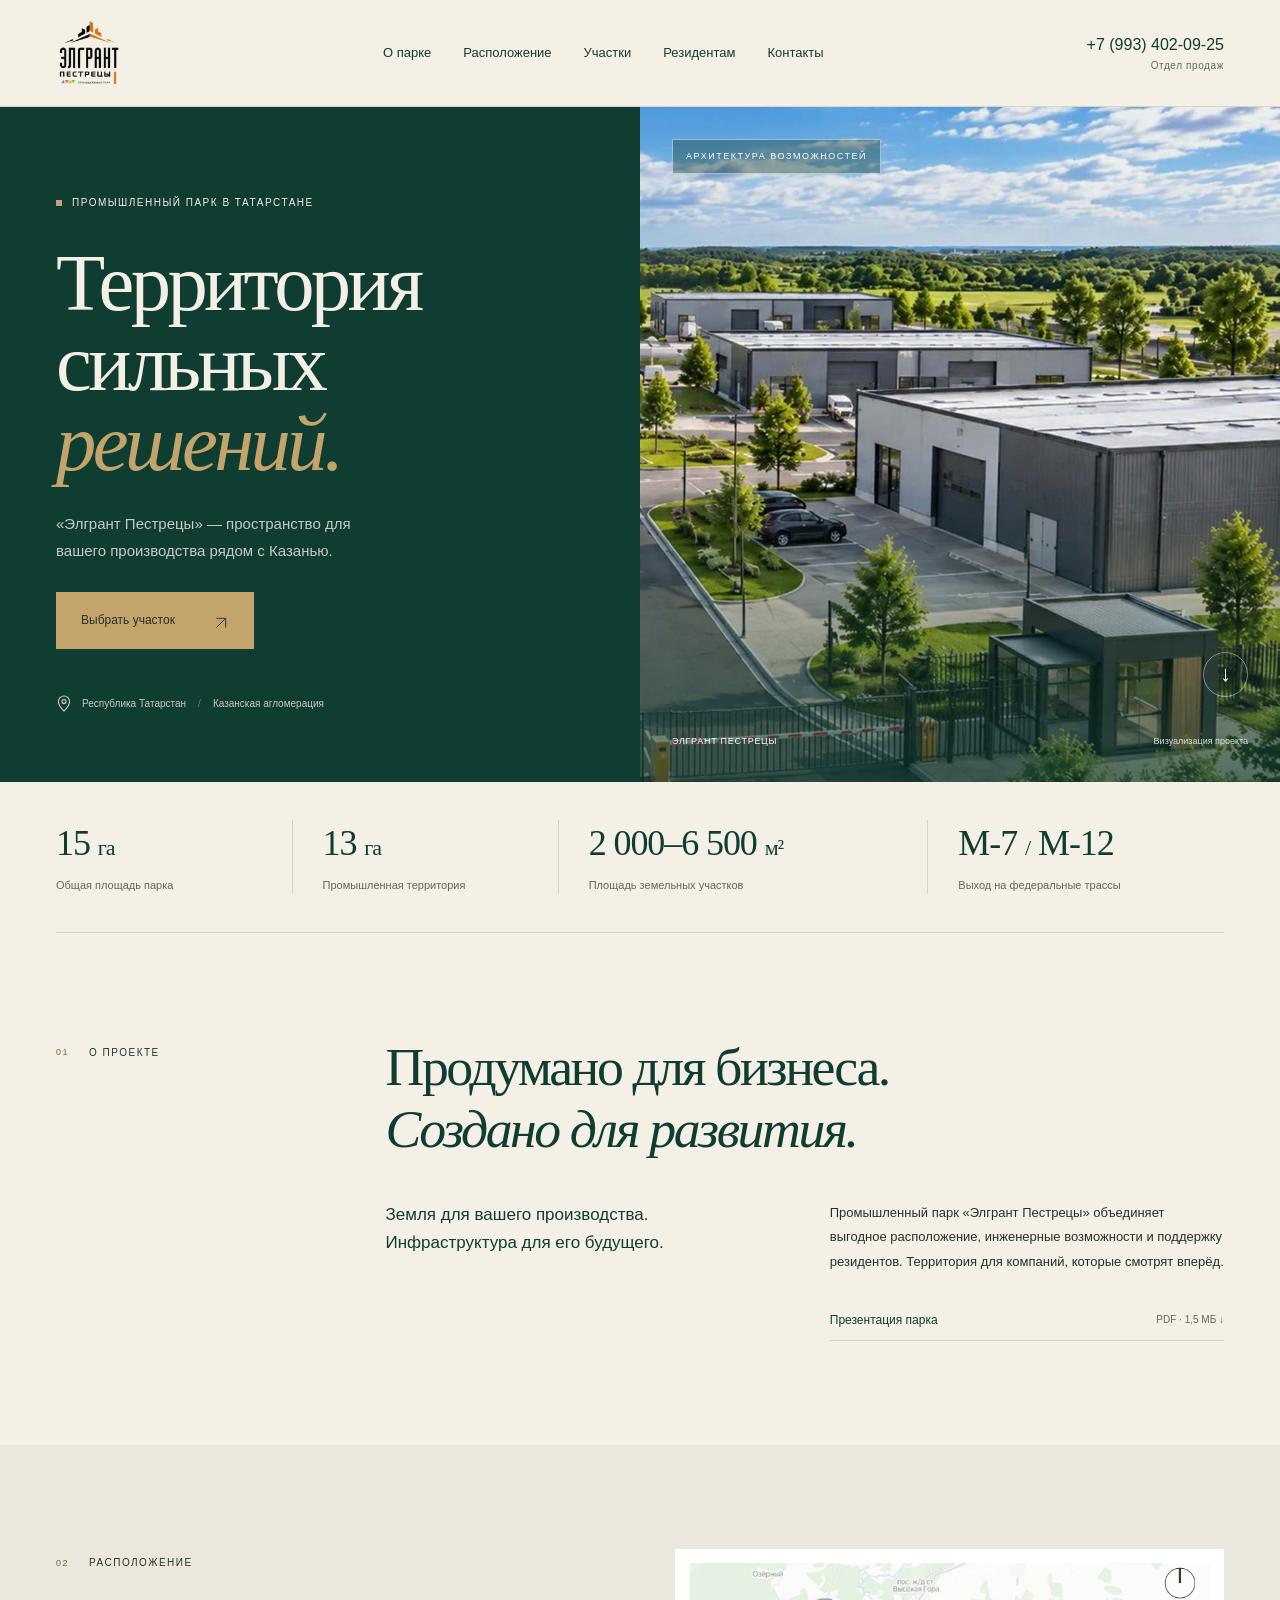
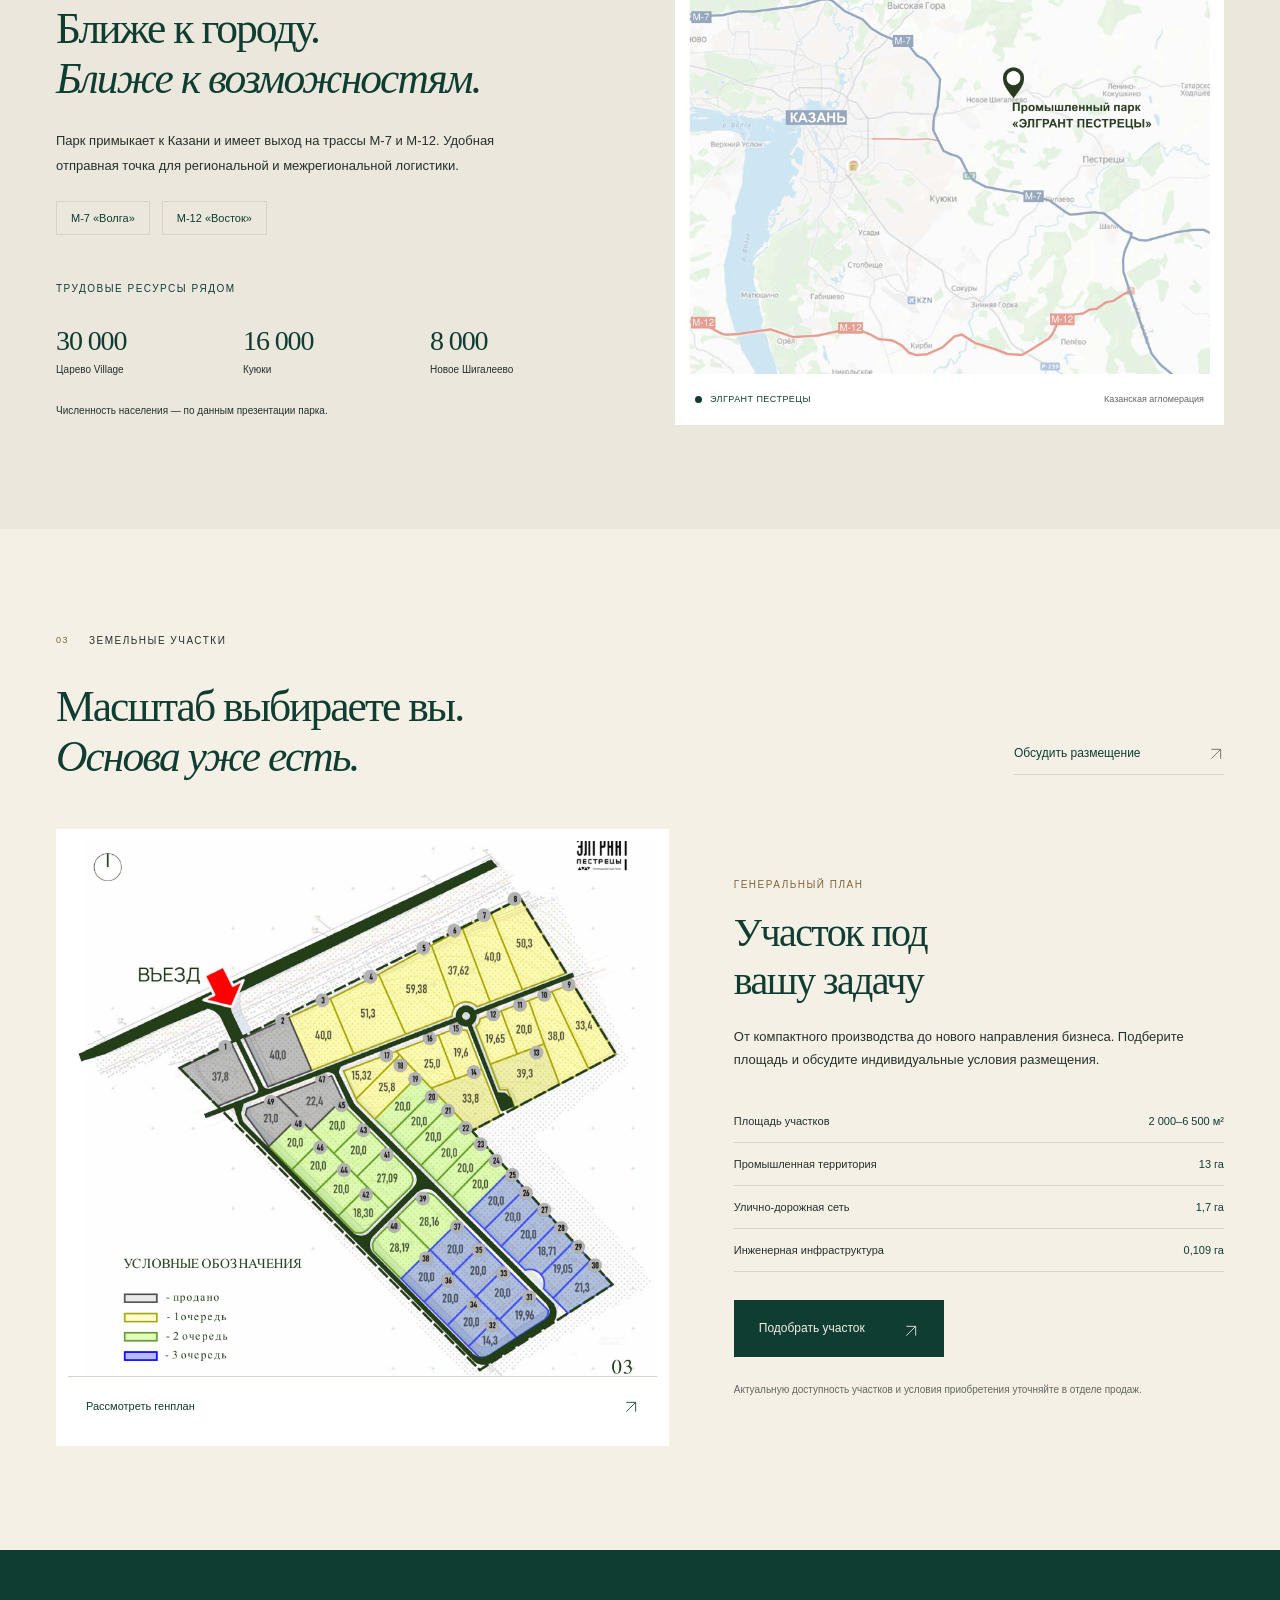
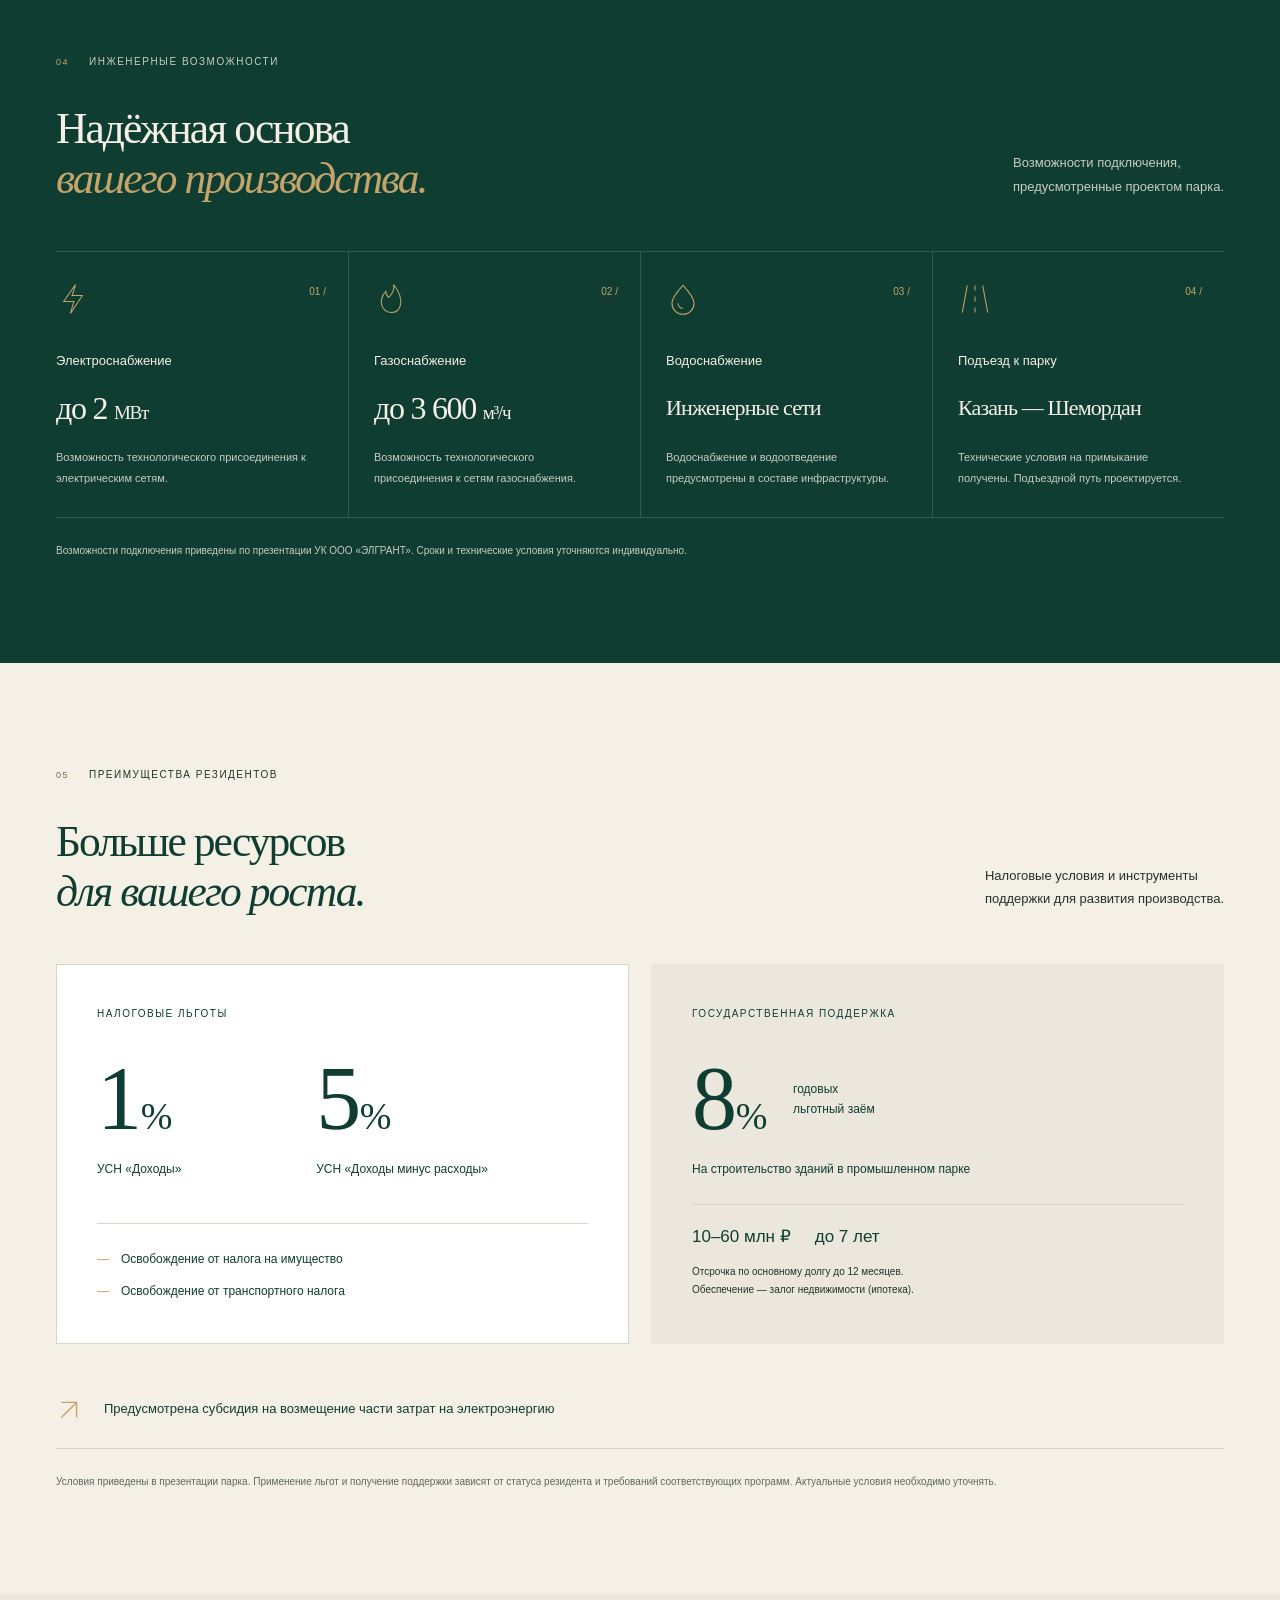
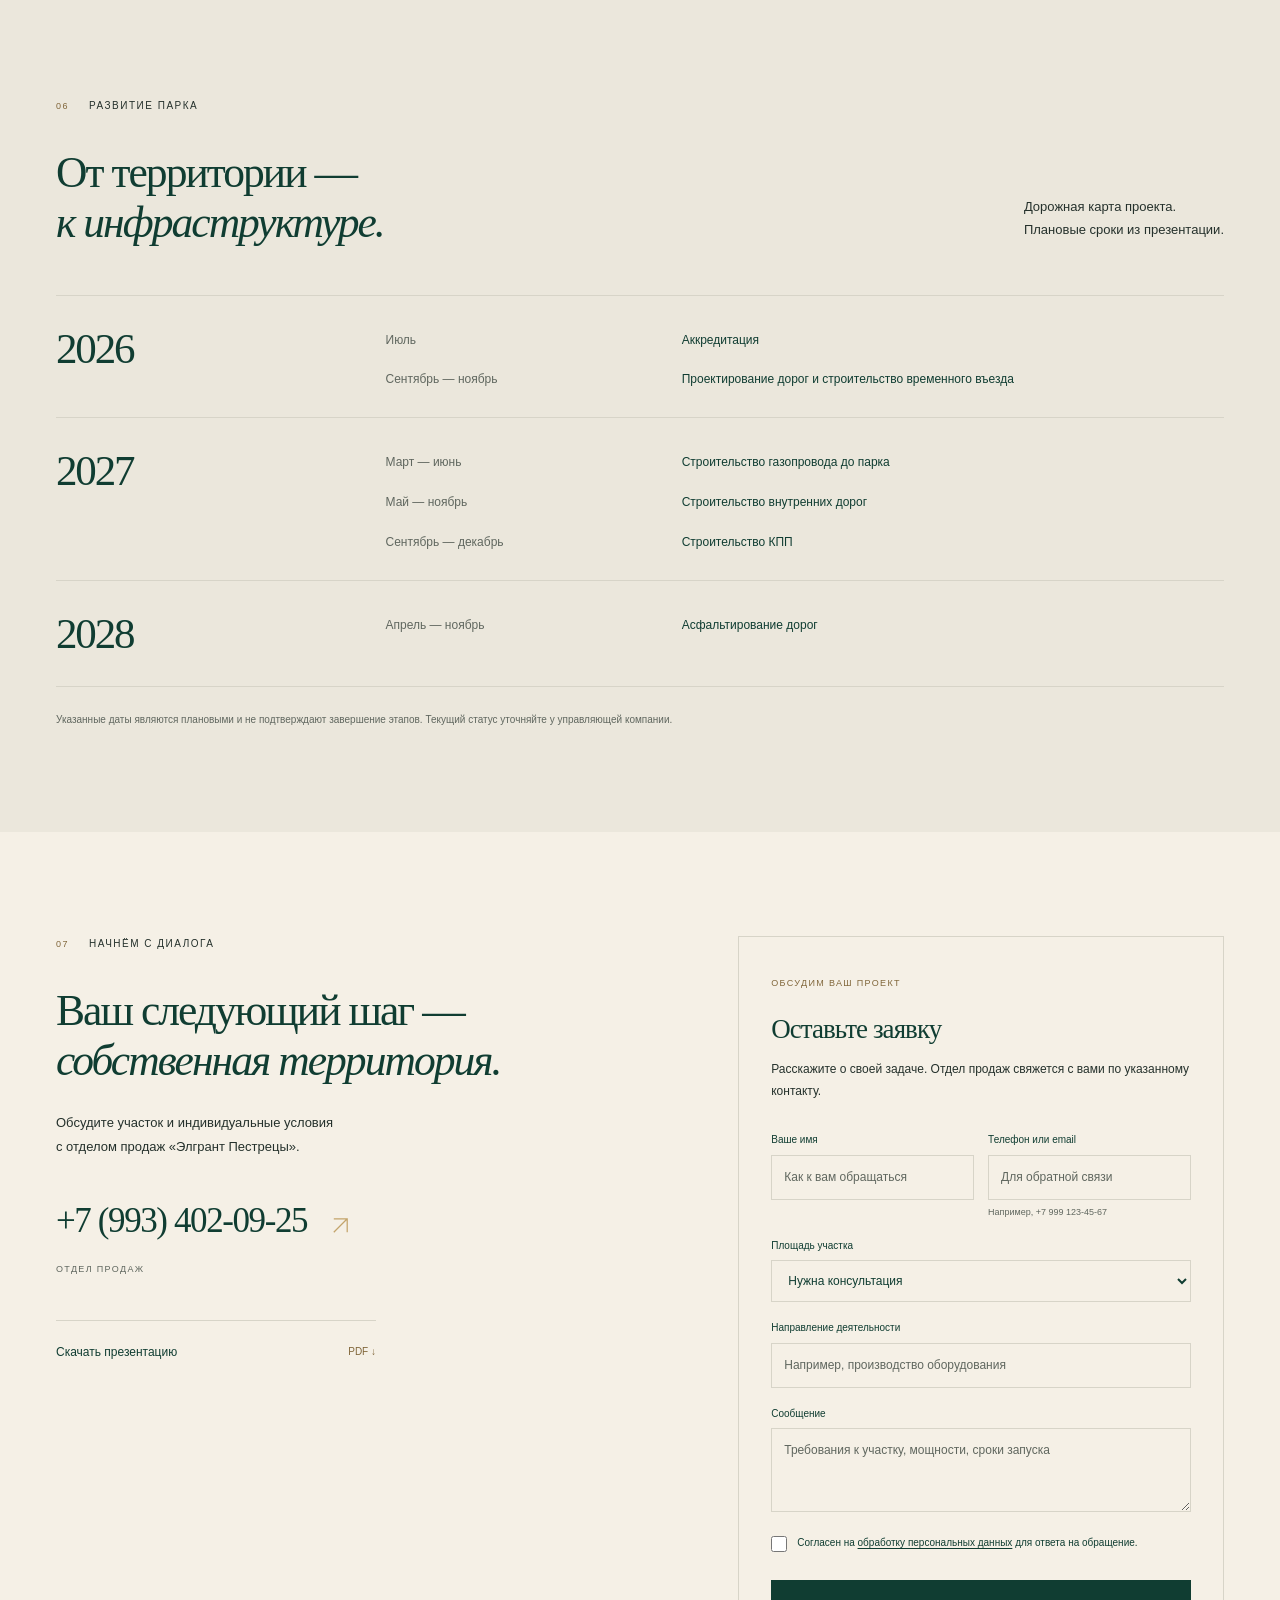
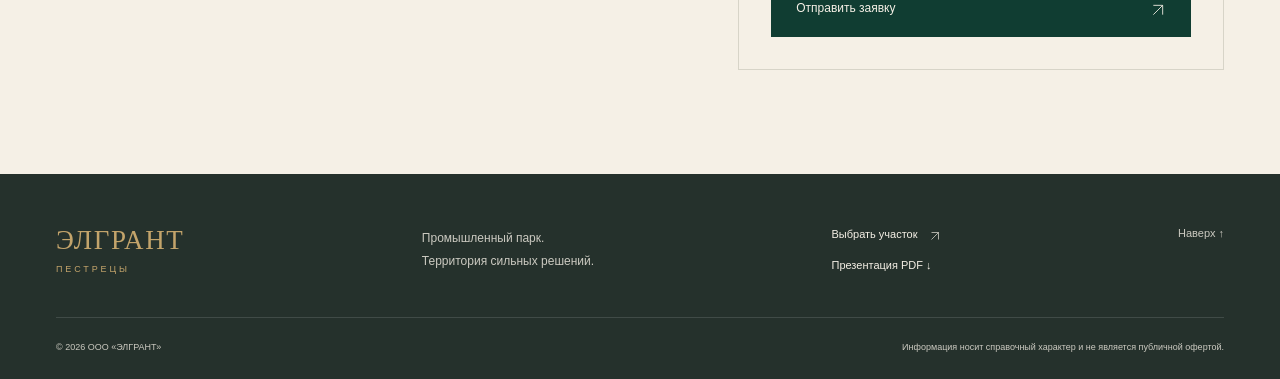
<file: index.html>
<!doctype html>
<html lang="ru"><head>
<meta charset="UTF-8"><meta name="viewport" content="width=device-width, initial-scale=1.0"><meta name="theme-color" content="#103D32">
<meta name="description" content="Промышленный парк «Элгрант Пестрецы» рядом с Казанью. 15 га территории, участки от 2 000 до 6 500 м², выход на М-7 и М-12. Отдел продаж: +7 (993) 402-09-25.">
<title>Элгрант Пестрецы — промышленный парк рядом с Казанью</title><link rel="icon" href="assets/favicon.svg" type="image/svg+xml"><link rel="stylesheet" href="styles.css"><script src="app.js" defer></script>
</head><body>
<a class="skip-link" href="#main">Перейти к содержанию</a>
<header class="header"><div class="container header-inner"><a href="#" class="logo" aria-label="Элгрант Пестрецы — на главную"><img src="assets/logo.png" alt="Элгрант Пестрецы — промышленный парк" width="64" height="70"></a><nav class="navigation" id="navigation" aria-label="Основная навигация"><a href="#about">О парке</a><a href="#location">Расположение</a><a href="#territory">Участки</a><a href="#benefits">Резидентам</a><a href="#contacts">Контакты</a></nav><a class="header-phone" href="tel:+79934020925">+7 (993) 402-09-25<span>Отдел продаж</span></a><button class="menu-toggle" aria-expanded="false" aria-controls="navigation" aria-label="Открыть меню"><span></span><span></span></button></div></header>
<main id="main">
<section class="hero" aria-labelledby="hero-title"><div class="hero-left"><div class="hero-text"><p class="eyebrow"><span class="tiny-square"></span> ПРОМЫШЛЕННЫЙ ПАРК В ТАТАРСТАНЕ</p><h1 id="hero-title">Территория<br>сильных<br><em>решений.</em></h1><p class="hero-description">«Элгрант Пестрецы» — пространство для<br class="desktop-break"> вашего производства рядом с Казанью.</p><a href="#territory" class="button">Выбрать участок <span aria-hidden="true"><svg class="arrow-icon" viewBox="0 0 24 24" fill="none" aria-hidden="true" focusable="false"><path d="M5 19 19 5M5 5h14v14"/></svg></span></a><div class="hero-location"><svg viewBox="0 0 20 24" fill="none" aria-hidden="true"><path d="M17 9c0 5-7 12-7 12S3 14 3 9a7 7 0 1 1 14 0Z" stroke="currentColor" stroke-width="1.4"/><circle cx="10" cy="9" r="2.5" stroke="currentColor" stroke-width="1.4"/></svg><span>Республика Татарстан<span class="location-separator">/</span>Казанская агломерация</span></div></div></div><div class="hero-photo"><img src="assets/park.jpg" alt="Визуализация промышленного парка из презентации «Элгрант Пестрецы»" width="901" height="1128" fetchpriority="high"><span class="photo-caption">АРХИТЕКТУРА ВОЗМОЖНОСТЕЙ</span><div class="photo-footer"><span>ЭЛГРАНТ ПЕСТРЕЦЫ</span><span>Визуализация проекта</span></div><a class="hero-scroll" href="#about" aria-label="Перейти к информации о парке">↓</a></div></section>
<section class="metrics container" aria-label="Ключевые параметры парка"><div><strong>15 <span>га</span></strong><p>Общая площадь парка</p></div><div><strong>13 <span>га</span></strong><p>Промышленная территория</p></div><div><strong>2 000–6 500 <span>м²</span></strong><p>Площадь земельных участков</p></div><div><strong>М-7 <span>/</span> М-12</strong><p>Выход на федеральные трассы</p></div></section>
<section class="section container about" id="about"><div class="section-label"><span>01</span> О ПРОЕКТЕ</div><div class="about-content"><h2>Продумано для бизнеса.<br><em>Создано для развития.</em></h2><div class="about-bottom"><p class="large-copy">Земля для вашего производства.<br>Инфраструктура для его будущего.</p><div><p>Промышленный парк «Элгрант Пестрецы» объединяет выгодное расположение, инженерные возможности и поддержку резидентов. Территория для компаний, которые смотрят вперёд.</p><a class="text-link" href="assets/elgrant-pestretsy.pdf" target="_blank" rel="noopener">Презентация парка <span>PDF · 1,5 МБ ↓</span></a></div></div></div></section>
<section class="location-section section" id="location"><div class="container split-section"><div class="location-copy"><div class="section-label"><span>02</span> РАСПОЛОЖЕНИЕ</div><h2>Ближе к городу.<br><em>Ближе к возможностям.</em></h2><p>Парк примыкает к Казани и имеет выход на трассы М-7 и М-12. Удобная отправная точка для региональной и межрегиональной логистики.</p><div class="route-pills"><span>М-7 «Волга»</span><span>М-12 «Восток»</span></div><div class="workforce"><span class="small-label">ТРУДОВЫЕ РЕСУРСЫ РЯДОМ</span><div><p><strong>30 000</strong><span>Царево Village</span></p><p><strong>16 000</strong><span>Куюки</span></p><p><strong>8 000</strong><span>Новое Шигалеево</span></p></div></div><p class="source-note">Численность населения — по данным презентации парка.</p></div><figure class="location-map"><img src="assets/location.png" alt="Карта: парк к востоку от Казани, рядом с Новым Шигалеево и трассами М-7 и М-12" loading="lazy" width="810" height="638"><figcaption><span class="map-marker"></span> ЭЛГРАНТ ПЕСТРЕЦЫ <span>Казанская агломерация</span></figcaption></figure></div></section>
<section class="section container territory" id="territory"><div class="section-heading"><div><div class="section-label"><span>03</span> ЗЕМЕЛЬНЫЕ УЧАСТКИ</div><h2>Масштаб выбираете вы.<br><em>Основа уже есть.</em></h2></div><a href="#contacts" class="text-link">Обсудить размещение <span><svg class="arrow-icon" viewBox="0 0 24 24" fill="none" aria-hidden="true" focusable="false"><path d="M5 19 19 5M5 5h14v14"/></svg></span></a></div><div class="territory-layout"><div class="plan-panel"><button class="plan-zoom" aria-label="Открыть генеральный план в полном размере"><img src="assets/masterplan.png" alt="Генеральный план: земельные участки, въезд и три очереди развития парка" loading="lazy" width="932" height="851"><span>Рассмотреть генплан <b aria-hidden="true"><svg class="arrow-icon" viewBox="0 0 24 24" fill="none" aria-hidden="true" focusable="false"><path d="M5 19 19 5M5 5h14v14"/></svg></b></span></button></div><div class="territory-details"><p class="small-label">ГЕНЕРАЛЬНЫЙ ПЛАН</p><h3>Участок под<br>вашу задачу</h3><p>От компактного производства до нового направления бизнеса. Подберите площадь и обсудите индивидуальные условия размещения.</p><dl><div><dt>Площадь участков</dt><dd>2 000–6 500 м²</dd></div><div><dt>Промышленная территория</dt><dd>13 га</dd></div><div><dt>Улично-дорожная сеть</dt><dd>1,7 га</dd></div><div><dt>Инженерная инфраструктура</dt><dd>0,109 га</dd></div></dl><a href="#contacts" class="button" data-area="2 000–3 000 м²">Подобрать участок <span><svg class="arrow-icon" viewBox="0 0 24 24" fill="none" aria-hidden="true" focusable="false"><path d="M5 19 19 5M5 5h14v14"/></svg></span></a><p class="source-note">Актуальную доступность участков и условия приобретения уточняйте в отделе продаж.</p></div></div></section>
<section class="infrastructure-section section" id="infrastructure"><div class="container"><div class="section-heading"><div><div class="section-label"><span>04</span> ИНЖЕНЕРНЫЕ ВОЗМОЖНОСТИ</div><h2>Надёжная основа<br><em>вашего производства.</em></h2></div><p class="section-description">Возможности подключения,<br>предусмотренные проектом парка.</p></div><div class="infra-grid"><article><span class="infra-number">01 /</span><svg viewBox="0 0 40 40" aria-hidden="true"><path d="m23 3-14 20h12l-4 14 14-21H19Z"/></svg><h3>Электроснабжение</h3><strong>до 2 <small>МВт</small></strong><p>Возможность технологического присоединения к электрическим сетям.</p></article><article><span class="infra-number">02 /</span><svg viewBox="0 0 40 40" aria-hidden="true"><path d="M23 3s2 9-6 15c0 0-3-3-3-7C4 22 9 35 20 36c12 0 17-15 3-33Z"/></svg><h3>Газоснабжение</h3><strong>до 3 600 <small>м³/ч</small></strong><p>Возможность технологического присоединения к сетям газоснабжения.</p></article><article><span class="infra-number">03 /</span><svg viewBox="0 0 40 40" aria-hidden="true"><path d="M20 4S7 18 7 25a13 13 0 0 0 26 0C33 18 20 4 20 4Z"/><path d="M14 25a6 6 0 0 0 6 6"/></svg><h3>Водоснабжение</h3><strong class="infra-word">Инженерные сети</strong><p>Водоснабжение и водоотведение предусмотрены в составе инфраструктуры.</p></article><article><span class="infra-number">04 /</span><svg viewBox="0 0 40 40" aria-hidden="true"><path d="M11 4 5 36M29 4l6 32M20 4v6m0 7v6m0 7v6"/></svg><h3>Подъезд к парку</h3><strong class="infra-word">Казань — Шемордан</strong><p>Технические условия на примыкание получены. Подъездной путь проектируется.</p></article></div><p class="source-note">Возможности подключения приведены по презентации УК ООО «ЭЛГРАНТ». Сроки и технические условия уточняются индивидуально.</p></div></section>
<section class="section container benefits" id="benefits"><div class="section-heading"><div><div class="section-label"><span>05</span> ПРЕИМУЩЕСТВА РЕЗИДЕНТОВ</div><h2>Больше ресурсов<br><em>для вашего роста.</em></h2></div><p class="section-description">Налоговые условия и инструменты<br>поддержки для развития производства.</p></div><div class="benefit-cards"><article><span class="small-label">НАЛОГОВЫЕ ЛЬГОТЫ</span><div class="tax-values"><div><strong>1<small>%</small></strong><p>УСН «Доходы»</p></div><div><strong>5<small>%</small></strong><p>УСН «Доходы минус расходы»</p></div></div><ul><li>Освобождение от налога на имущество</li><li>Освобождение от транспортного налога</li></ul></article><article class="loan-card"><span class="small-label">ГОСУДАРСТВЕННАЯ ПОДДЕРЖКА</span><div class="loan-value"><strong>8<small>%</small></strong><span>годовых<br>льготный заём</span></div><p>На строительство зданий в промышленном парке</p><div class="loan-terms"><span>10–60 млн ₽</span><span>до 7 лет</span></div><p class="loan-note">Отсрочка по основному долгу до 12 месяцев.<br>Обеспечение — залог недвижимости (ипотека).</p></article></div><div class="support-line"><span class="support-mark"><svg class="arrow-icon" viewBox="0 0 24 24" fill="none" aria-hidden="true" focusable="false"><path d="M5 19 19 5M5 5h14v14"/></svg></span><p>Предусмотрена субсидия на возмещение части затрат на электроэнергию</p></div><p class="source-note">Условия приведены в презентации парка. Применение льгот и получение поддержки зависят от статуса резидента и требований соответствующих программ. Актуальные условия необходимо уточнять.</p></section>
<section class="roadmap-section section"><div class="container"><div class="section-heading"><div><div class="section-label"><span>06</span> РАЗВИТИЕ ПАРКА</div><h2>От территории —<br><em>к инфраструктуре.</em></h2></div><p class="section-description">Дорожная карта проекта.<br>Плановые сроки из презентации.</p></div><div class="roadmap"><article><span>2026</span><div><p><span>Июль</span><strong>Аккредитация</strong></p><p><span>Сентябрь — ноябрь</span><strong>Проектирование дорог и строительство временного въезда</strong></p></div></article><article><span>2027</span><div><p><span>Март — июнь</span><strong>Строительство газопровода до парка</strong></p><p><span>Май — ноябрь</span><strong>Строительство внутренних дорог</strong></p><p><span>Сентябрь — декабрь</span><strong>Строительство КПП</strong></p></div></article><article><span>2028</span><div><p><span>Апрель — ноябрь</span><strong>Асфальтирование дорог</strong></p></div></article></div><p class="source-note">Указанные даты являются плановыми и не подтверждают завершение этапов. Текущий статус уточняйте у управляющей компании.</p></div></section>
<section class="section container contacts" id="contacts"><div class="contact-intro"><div class="section-label"><span>07</span> НАЧНЁМ С ДИАЛОГА</div><h2>Ваш следующий шаг —<br><em>собственная территория.</em></h2><p>Обсудите участок и индивидуальные условия<br class="desktop-break"> с отделом продаж «Элгрант Пестрецы».</p><a class="contact-phone" href="tel:+79934020925">+7 (993) 402-09-25 <span><svg class="arrow-icon" viewBox="0 0 24 24" fill="none" aria-hidden="true" focusable="false"><path d="M5 19 19 5M5 5h14v14"/></svg></span></a><span class="small-label">ОТДЕЛ ПРОДАЖ</span><a class="presentation-link" href="assets/elgrant-pestretsy.pdf" target="_blank" rel="noopener">Скачать презентацию <span>PDF ↓</span></a></div><div class="request-panel"><span class="small-label">ОБСУДИМ ВАШ ПРОЕКТ</span><h3>Оставьте заявку</h3><p id="form-description">Расскажите о своей задаче. Отдел продаж свяжется с вами по указанному контакту.</p>
<form id="request-form" action="/api/contact" method="post"><fieldset id="request-fields"><legend class="visually-hidden">Данные для обращения</legend>
<div class="form-row"><div><label for="client-name">Ваше имя</label><input id="client-name" name="name" autocomplete="name" placeholder="Как к вам обращаться" required maxlength="100"></div><div><label for="client-contact">Телефон или email</label><input id="client-contact" name="contact" placeholder="Для обратной связи" required maxlength="254" aria-describedby="contact-hint"><span id="contact-hint" class="field-hint">Например, +7 999 123-45-67</span></div></div>
<label for="area">Площадь участка</label><select id="area" name="area"><option>Нужна консультация</option><option>2 000–3 000 м²</option><option>3 000–5 000 м²</option><option>5 000–6 500 м²</option></select>
<label for="activity">Направление деятельности</label><input id="activity" name="activity" placeholder="Например, производство оборудования" maxlength="150">
<label for="details">Сообщение</label><textarea id="details" name="details" rows="3" placeholder="Требования к участку, мощности, сроки запуска" maxlength="1500"></textarea>
<div class="form-trap" aria-hidden="true"><label for="website">Ваш сайт</label><input id="website" name="website" tabindex="-1" autocomplete="off" maxlength="200"></div>
<label class="form-consent"><input type="checkbox" name="consent" required><span>Согласен на <a href="privacy.html" target="_blank" rel="noopener">обработку персональных данных</a> для ответа на обращение.</span></label></fieldset>
<button class="button form-submit" type="submit"><span class="submit-label">Отправить заявку</span><span><svg class="arrow-icon" viewBox="0 0 24 24" fill="none" aria-hidden="true" focusable="false"><path d="M5 19 19 5M5 5h14v14"/></svg></span></button><p id="form-status" class="form-status" role="status" aria-live="polite" aria-atomic="true" hidden></p><noscript><p>Для отправки формы включите JavaScript или позвоните нам: <a href="tel:+79934020925">+7 (993) 402-09-25</a>.</p></noscript></form></div></section>
</main>
<footer><div class="container footer-top"><a class="footer-brand" href="#">ЭЛГРАНТ<span>ПЕСТРЕЦЫ</span></a><p>Промышленный парк.<br>Территория сильных решений.</p><nav aria-label="Навигация в подвале"><a href="#territory">Выбрать участок <svg class="arrow-icon" viewBox="0 0 24 24" fill="none" aria-hidden="true" focusable="false"><path d="M5 19 19 5M5 5h14v14"/></svg></a><a href="assets/elgrant-pestretsy.pdf" target="_blank" rel="noopener">Презентация PDF ↓</a></nav><a class="back-top" href="#">Наверх ↑</a></div><div class="container footer-bottom"><span>© <span id="year">2026</span> ООО «ЭЛГРАНТ»</span><span>Информация носит справочный характер и не является публичной офертой.</span></div></footer>
<dialog id="plan-dialog" aria-labelledby="plan-title"><div class="dialog-header"><h2 id="plan-title">Генеральный план</h2><button class="dialog-close" aria-label="Закрыть генеральный план">×</button></div><img src="assets/masterplan.png" alt="Полный генеральный план с нумерацией и очередями участков"><p>По данным презентации. Доступность конкретных участков уточняйте в отделе продаж.</p></dialog>
</body></html>
</file>
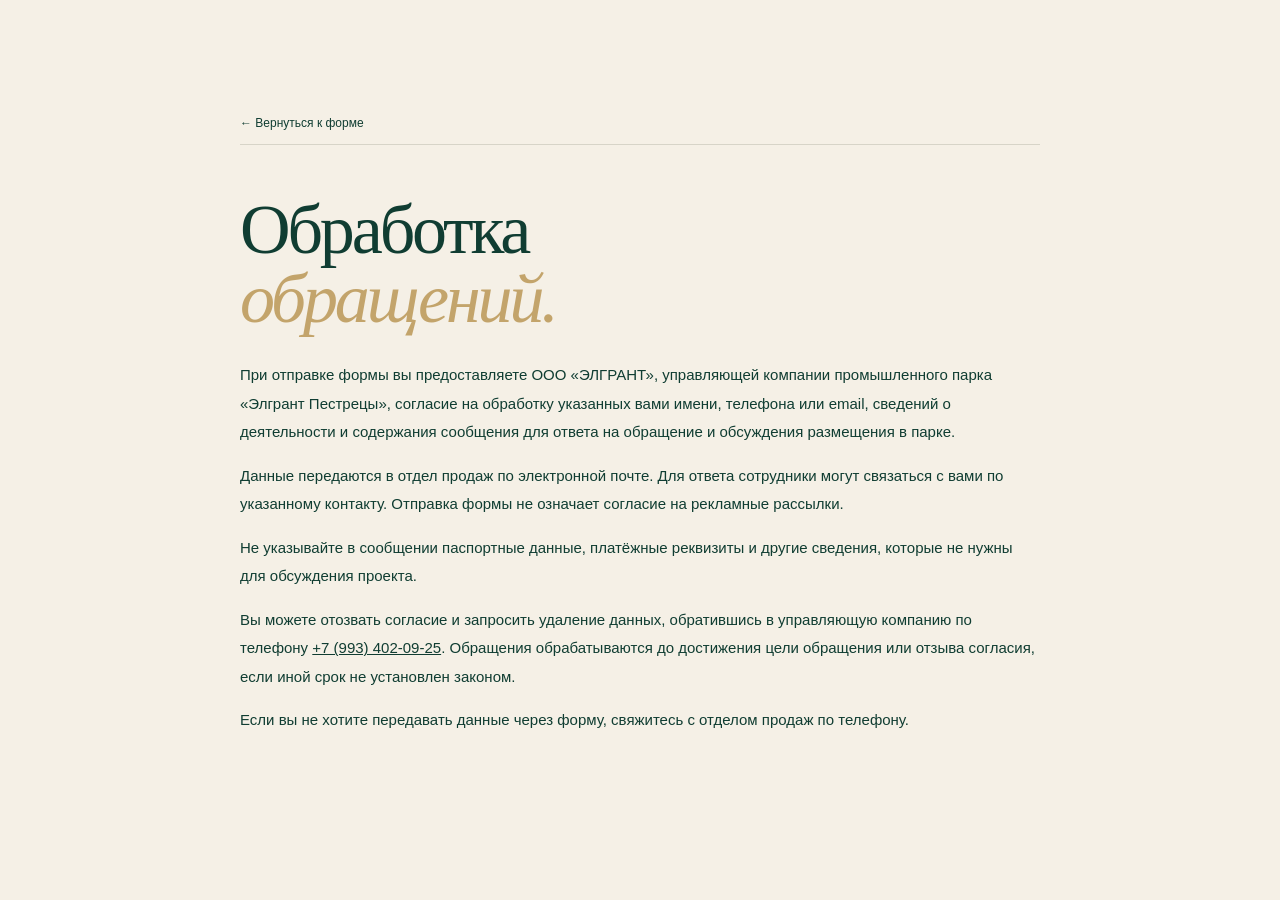
<file: privacy.html>
<!doctype html>
<html lang="ru"><head><meta charset="UTF-8"><meta name="viewport" content="width=device-width, initial-scale=1"><meta name="theme-color" content="#103D32"><title>Обработка данных — Элгрант Пестрецы</title><link rel="icon" href="assets/favicon.svg" type="image/svg+xml"><link rel="stylesheet" href="styles.css"></head>
<body><main class="container section privacy-content"><a class="text-link" href="index.html#contacts">← Вернуться к форме</a><h1>Обработка<br><em>обращений.</em></h1><p>При отправке формы вы предоставляете ООО «ЭЛГРАНТ», управляющей компании промышленного парка «Элгрант Пестрецы», согласие на обработку указанных вами имени, телефона или email, сведений о деятельности и содержания сообщения для ответа на обращение и обсуждения размещения в парке.</p><p>Данные передаются в отдел продаж по электронной почте. Для ответа сотрудники могут связаться с вами по указанному контакту. Отправка формы не означает согласие на рекламные рассылки.</p><p>Не указывайте в сообщении паспортные данные, платёжные реквизиты и другие сведения, которые не нужны для обсуждения проекта.</p><p>Вы можете отозвать согласие и запросить удаление данных, обратившись в управляющую компанию по телефону <a href="tel:+79934020925">+7 (993) 402-09-25</a>. Обращения обрабатываются до достижения цели обращения или отзыва согласия, если иной срок не установлен законом.</p><p>Если вы не хотите передавать данные через форму, свяжитесь с отделом продаж по телефону.</p></main></body></html>
</file>
<file: styles.css>
@charset "UTF-8";
:root{--paper:#F5F0E6;--white:#fff;--ink:#103D32;--graphite:#25312C;--text:#25312C;--muted:#60675F;--line:#D7D4C8;--sage:#EBE7DC;--gold:#C3A46B;--gold-ink:#80663A;--serif:Georgia,'Times New Roman',serif;--sans:Arial,Helvetica,sans-serif}
*{box-sizing:border-box}html{scroll-behavior:smooth;scroll-padding-top:110px}body{margin:0;background:var(--paper);color:var(--ink);font-family:var(--sans);font-size:15px;line-height:1.65;-webkit-font-smoothing:antialiased}a{color:inherit;text-decoration:none}button,input,select,textarea{font:inherit}button,a,input,textarea,select{-webkit-tap-highlight-color:transparent}button{cursor:pointer}img{max-width:100%;display:block}button{color:inherit}a,button{touch-action:manipulation}button:focus-visible,a:focus-visible,input:focus-visible,textarea:focus-visible,select:focus-visible{outline:2px solid var(--gold);outline-offset:5px}[hidden]{display:none!important}::selection{background:var(--gold);color:var(--graphite)}.container{max-width:1320px;width:calc(100% - 112px);margin-inline:auto}.skip-link{position:fixed;top:-80px;left:16px;z-index:99;background:var(--ink);color:white;padding:12px 20px}.skip-link:focus{top:10px}.header{background:var(--paper);border-bottom:1px solid var(--line);position:relative;z-index:20}.header-inner{height:106px;display:flex;align-items:center;justify-content:space-between;gap:35px}.logo{display:block;flex-shrink:0}.logo img{object-fit:contain;width:64px;height:78px}.navigation{display:flex;gap:32px;align-items:center;margin-left:auto;margin-right:auto}.navigation a{font-size:13px;position:relative;padding:12px 0}.navigation a:after{content:'';position:absolute;bottom:6px;left:0;width:0;height:1px;background:var(--ink);transition:width .2s}.navigation a:hover:after{width:100%}.header-phone{font-size:16px;line-height:1.6;white-space:nowrap}.header-phone span{display:block;font-size:10px;color:var(--muted);text-align:right;letter-spacing:.06em}.menu-toggle{display:none;background:none;border:0;width:44px;height:44px;padding:10px}.menu-toggle span{display:block;width:24px;height:1px;background:var(--ink);margin:7px 0;transition:transform .2s}.hero{display:grid;grid-template-columns:1fr 1fr;max-width:1600px;margin:auto;min-height:675px}.hero-left{display:flex;align-items:center;padding:56px 40px 36px max(56px,calc((100vw - 1320px)/2))}.hero-text{width:100%;max-width:560px}.eyebrow,.small-label,.section-label{font-size:10px;font-weight:500;letter-spacing:.15em}.eyebrow{display:flex;align-items:center;gap:10px;margin:0 0 32px}.tiny-square{width:6px;height:6px;background:var(--gold);display:inline-block;flex-shrink:0}h1,h2,h3,p{margin-top:0}h1,h2{font-family:var(--serif);font-weight:400;letter-spacing:-.045em}h1{font-size:clamp(64px,6.3vw,96px);line-height:.99;margin:0 0 28px}em{font-weight:400;color:var(--ink)}h1 em{color:var(--gold)}.hero-description{font-size:15px;line-height:1.8;color:var(--text);margin-bottom:28px}.button{display:inline-flex;align-items:center;justify-content:space-between;gap:38px;padding:17px 24px;min-height:56px;background:var(--ink);color:var(--paper);border:1px solid var(--ink);font-size:12px;transition:background .2s,box-shadow .2s}.button span{font-size:21px;line-height:1}.button:hover{background:var(--graphite);box-shadow:0 4px 12px #103D3214}.hero-location{display:flex;align-items:center;gap:10px;margin-top:45px;font-size:10px;color:var(--muted)}.hero-location svg{height:20px;width:16px;flex-shrink:0}.location-separator{margin:0 12px;color:var(--line)}.hero-photo{position:relative;overflow:hidden;min-height:675px;background:var(--ink)}.hero-photo>img{width:100%;height:100%;position:absolute;inset:0;object-fit:cover;object-position:center 60%}.hero-photo:after{content:'';position:absolute;inset:0;background:linear-gradient(180deg,#103D3214 0%,transparent 55%,#103D32B3)}.photo-caption{position:absolute;z-index:1;top:32px;left:32px;color:white;font-size:9px;letter-spacing:.17em;border:1px solid #ffffff80;padding:9px 13px;background:#103D3266}.photo-footer{position:absolute;bottom:33px;left:32px;right:32px;display:flex;justify-content:space-between;color:white;z-index:1;font-size:9px;letter-spacing:.08em}.photo-footer span:last-child{opacity:.8;letter-spacing:0}.hero-scroll{position:absolute;right:32px;bottom:85px;z-index:1;color:white;border:1px solid #ffffff70;border-radius:50%;width:45px;height:45px;display:grid;place-items:center;font-size:22px;transition:background .2s}.hero-scroll:hover{background:#ffffff25}.metrics{display:grid;grid-template-columns:.8fr .9fr 1.25fr 1fr;padding-top:38px;padding-bottom:38px;border-bottom:1px solid var(--line)}.metrics>div{padding:0 30px;border-right:1px solid var(--line)}.metrics>div:first-child{padding-left:0}.metrics>div:last-child{border:0;padding-right:0}.metrics strong{font-family:var(--serif);font-size:36px;font-weight:400;letter-spacing:-.03em;line-height:1.3;white-space:nowrap}.metrics strong span{font-size:22px}.metrics p{font-size:11px;color:var(--muted);margin:9px 0 0}.section{padding-top:104px;padding-bottom:104px}h2{font-size:clamp(35px,3.4vw,52px);line-height:1.15;margin-bottom:26px}.section-label{display:flex;align-items:center;gap:20px;margin-bottom:32px;color:var(--text)}.section-label>span{font-size:9px;color:var(--gold-ink)}.about{display:grid;grid-template-columns:1fr 3fr;gap:50px}.about>.section-label{align-items:flex-start;padding-top:8px}.about-content h2{font-size:clamp(40px,4.2vw,62px)}.about-bottom{display:grid;grid-template-columns:1fr 1fr;gap:50px;margin-top:40px}.large-copy{font-size:17px;line-height:1.7}.about-bottom>div>p{font-size:13px;line-height:1.9;color:var(--text);margin-bottom:26px}.text-link{display:flex;align-items:center;justify-content:space-between;gap:24px;border:0;border-bottom:1px solid var(--line);padding:10px 0;background:none;font-size:12px}.text-link span{color:var(--muted);font-size:10px}.text-link:hover{color:var(--gold-ink);border-color:var(--gold)}.location-section{background:var(--sage)}.split-section{display:grid;grid-template-columns:1fr 1fr;gap:70px;align-items:center}.location-copy>p{max-width:450px;font-size:13px;line-height:1.9;color:var(--text)}.route-pills{display:flex;gap:12px;margin-top:22px}.route-pills>span{padding:7px 14px;border:1px solid var(--line);font-size:11px}.workforce{margin-top:40px}.workforce>div{display:grid;grid-template-columns:1fr 1fr 1fr;gap:12px;margin-top:20px}.workforce p{display:flex;flex-direction:column;margin:0}.workforce strong{font-family:var(--serif);font-weight:400;font-size:28px;letter-spacing:-.04em;line-height:1.5}.workforce p span{font-size:10px;color:var(--text)}.source-note{font-size:10px!important;line-height:1.7!important;color:var(--muted);margin:24px 0 0;max-width:1050px}.location-map{margin:0;background:white;padding:14px 14px 0}.location-map>img{width:100%;height:auto;aspect-ratio:1.16;object-fit:cover;filter:saturate(.7)}.location-map figcaption{display:flex;align-items:center;gap:8px;flex-wrap:wrap;padding:18px 6px;font-size:9px;letter-spacing:.05em}.location-map figcaption>span:last-child{margin-left:auto;color:var(--muted);letter-spacing:0}.map-marker{width:7px;height:7px;background:var(--ink);border-radius:50%}.section-heading{display:flex;align-items:flex-end;justify-content:space-between;gap:45px;margin-bottom:48px}.section-heading h2{margin-bottom:0}.section-heading>.text-link{margin-bottom:6px;min-width:210px}.section-description{color:var(--text);font-size:13px;line-height:1.8;margin:0 0 5px}.territory-layout{display:grid;grid-template-columns:1.25fr 1fr;gap:65px;align-items:center}.plan-panel{background:white;padding:12px}.plan-zoom{display:block;padding:0;width:100%;background:white;border:0;text-align:left}.plan-zoom img{width:100%;height:auto;aspect-ratio:1.1;object-fit:contain}.plan-zoom>span{display:flex;justify-content:space-between;align-items:center;padding:12px 18px;font-size:11px;border-top:1px solid var(--line)}.plan-zoom b{font-weight:400;font-size:20px}.territory-details .small-label{color:var(--gold-ink);margin-bottom:15px}.territory-details h3{font-family:var(--serif);font-size:40px;font-weight:400;line-height:1.2;letter-spacing:-.04em;margin-bottom:20px}.territory-details>p:not(.small-label):not(.source-note){font-size:13px;color:var(--text);line-height:1.8}dl{margin:28px 0}dl>div{display:flex;justify-content:space-between;gap:18px;border-bottom:1px solid var(--line);padding:12px 0;font-size:11px}dt{color:var(--text)}dd{margin:0;white-space:nowrap}.infrastructure-section{background:var(--ink);color:var(--paper)}.infrastructure-section em{color:var(--gold)}.infrastructure-section .section-label,.infrastructure-section .section-description{color:#F5F0E6CC}.infra-grid{display:grid;grid-template-columns:repeat(4,1fr);border-top:1px solid #ffffff26;border-bottom:1px solid #ffffff26}.infra-grid article{padding:30px 25px 28px 0;position:relative}.infra-grid article+article{border-left:1px solid #ffffff26;padding-left:25px}.infra-number{font-size:10px;color:var(--gold);position:absolute;right:22px;top:32px}.infra-grid svg{display:block;fill:none;stroke:var(--gold);stroke-width:1.2;width:34px;height:34px;margin-bottom:34px}.infra-grid h3{font-size:13px;font-weight:400;color:var(--paper);margin-bottom:13px}.infra-grid strong{font-family:var(--serif);font-weight:400;font-size:32px;letter-spacing:-.04em;line-height:1.5}.infra-grid strong small{font-size:19px}.infra-grid strong.infra-word{font-size:22px;line-height:48px;white-space:nowrap}.infra-grid p{font-size:11px;color:#F5F0E6CC;line-height:1.9;margin:15px 0 0;max-width:250px}.infrastructure-section .source-note{color:#F5F0E6CC}.benefit-cards{display:grid;grid-template-columns:1fr 1fr;gap:22px}.benefit-cards>article{border:1px solid var(--line);padding:35px 40px;background:#fff}.tax-values{display:grid;grid-template-columns:1fr 1.4fr;gap:25px;margin-top:25px}.tax-values strong,.loan-value strong{font-family:var(--serif);font-size:90px;line-height:1.1;font-weight:400;letter-spacing:-.07em}.tax-values small,.loan-value small{font-size:38px;margin-left:5px}.tax-values p{font-size:12px;margin:12px 0 28px}.benefit-cards ul{padding:20px 0 0;list-style:none;border-top:1px solid var(--line);margin-bottom:0}.benefit-cards li{font-size:12px;padding:6px 0;display:flex;gap:12px}.benefit-cards li:before{content:'—';color:var(--gold)}.benefit-cards>article.loan-card{background:var(--sage);border-color:var(--sage)}.loan-value{display:flex;align-items:center;gap:32px;margin-top:25px}.loan-value>span{font-size:12px;line-height:1.7}.loan-card>p{font-size:12px;margin-top:12px}.loan-terms{display:flex;gap:24px;border-top:1px solid var(--line);margin-top:24px;padding-top:18px;font-size:17px}.loan-note{color:var(--text);font-size:10px!important;line-height:1.8;margin-bottom:0}.support-line{display:flex;gap:22px;align-items:center;margin-top:26px;padding:16px 0;border-bottom:1px solid var(--line)}.support-mark{color:var(--gold);font-size:28px}.support-line p{font-size:13px;margin:0}.roadmap-section{background:var(--sage)}.roadmap{border-top:1px solid var(--line)}.roadmap>article{display:grid;grid-template-columns:1fr 3fr;gap:50px;padding:27px 0;border-bottom:1px solid var(--line)}.roadmap>article>span{font-family:var(--serif);font-size:43px;line-height:1.2;color:var(--ink);letter-spacing:-.05em}.roadmap>article>div{display:flex;flex-direction:column;gap:20px;padding-top:8px}.roadmap p{display:grid;grid-template-columns:1fr 2fr;gap:25px;font-size:12px;margin:0}.roadmap p>span{color:var(--muted)}.roadmap p>strong{font-weight:400}.contacts{display:grid;grid-template-columns:1.25fr 1fr;gap:75px}.contact-intro>p{font-size:13px;line-height:1.9;color:var(--text);margin-bottom:32px}.contact-phone{display:block;font-family:var(--serif);font-size:35px;letter-spacing:-.04em;margin-bottom:5px;white-space:nowrap}.contact-phone>span{font-family:var(--sans);font-size:25px;margin-left:14px;color:var(--gold)}.contact-intro>.small-label{font-size:9px;color:var(--muted)}.presentation-link{display:flex;gap:28px;align-items:center;max-width:320px;border-top:1px solid var(--line);padding-top:22px;font-size:12px;margin-top:40px;justify-content:space-between}.presentation-link span{color:var(--gold-ink);font-size:10px}.request-panel{border:1px solid var(--line);padding:32px}.request-panel>.small-label{font-size:9px;color:var(--gold-ink)}.request-panel h3{font-family:var(--serif);font-size:27px;font-weight:400;line-height:1.3;letter-spacing:-.035em;margin-top:18px;margin-bottom:12px}.request-panel>p{font-size:12px;color:var(--text);line-height:1.8}form label{display:block;font-size:10px;margin:18px 0 6px}input,select,textarea{display:block;width:100%;border:1px solid var(--line);background:transparent;border-radius:0;color:var(--ink);padding:12px;font-size:12px;line-height:1.6}textarea{resize:vertical;min-height:80px}input::placeholder,textarea::placeholder{color:var(--muted);opacity:1}form>.button{width:100%;margin-top:22px}.request-result{border-top:1px solid var(--line);margin-top:24px;padding-top:20px}.request-result>p{font-size:12px}.request-result>div{display:flex;align-items:center;justify-content:space-between;gap:20px;margin-top:15px}.request-result a{font-size:11px;text-decoration:underline}#copy-status:empty{display:none}#copy-status{margin:12px 0 0;color:var(--text)}footer{background:var(--graphite);color:var(--paper);padding:50px 0 24px}.footer-top{display:flex;gap:50px;align-items:center;justify-content:space-between;padding-bottom:42px}.footer-brand{font-family:var(--serif);font-size:27px;letter-spacing:.06em;line-height:1.2}.footer-brand span{display:block;font-family:var(--sans);font-size:9px;letter-spacing:.32em;margin-top:8px}.footer-top>p{font-size:12px;line-height:1.9;color:#F5F0E6CC;margin:0}.footer-top nav{display:flex;flex-direction:column;gap:12px;font-size:11px}.back-top{align-self:flex-start;font-size:11px;color:#F5F0E6CC}.footer-bottom{border-top:1px solid #ffffff20;padding-top:22px;display:flex;gap:20px;justify-content:space-between;font-size:9px;color:#F5F0E6CC}.footer-bottom>span:last-child{text-align:right}dialog{border:0;padding:26px;background:var(--paper);color:var(--ink);width:min(900px,calc(100% - 32px));max-height:92dvh;box-shadow:0 25px 100px #0005}dialog::backdrop{background:#25312CE6;backdrop-filter:blur(5px)}.dialog-header{display:flex;justify-content:space-between;gap:20px;align-items:center;margin-bottom:15px}.dialog-header h2{font-size:28px;margin:0}.dialog-close{background:none;border:1px solid var(--line);height:44px;width:44px;font-size:30px;font-weight:300;line-height:1}.dialog-close:hover{background:var(--sage)}dialog>img{max-height:70dvh;width:100%;object-fit:contain;background:white}dialog>p{font-size:11px;margin:15px 0 0;color:var(--text)}
/* Brand palette: emerald, gold, ivory and graphite. */
.logo img{mix-blend-mode:multiply}
.hero-left{background:var(--ink);color:var(--paper)}
.hero-left .eyebrow{color:var(--paper)}
.hero-left .hero-description,.hero-left .hero-location{color:#F5F0E6CC}
.hero-left .location-separator{color:#C3A46B99}
.hero-left .button{background:var(--gold);border-color:var(--gold);color:var(--graphite)}
.hero-left .button:hover{background:var(--paper);border-color:var(--paper)}
.hero-left a:focus-visible{outline-color:var(--paper)}
.infrastructure-section .section-label>span{color:var(--gold)}
.footer-brand{color:var(--gold)}
@media(min-width:1600px){.hero-left{padding-left:140px}.hero{min-height:760px}.hero-photo{min-height:760px}}
@media(max-width:1200px){.container{width:calc(100% - 72px)}.hero-left{padding-left:36px;padding-right:28px}.navigation{gap:23px}.hero-location{font-size:9px;flex-wrap:wrap}.location-separator{margin:0 8px}.hero{min-height:630px}.hero-photo{min-height:630px}.metrics>div{padding:0 22px}.metrics strong{font-size:31px}.metrics strong span{font-size:19px}.metrics p{font-size:10px}.section{padding-block:85px}.split-section{gap:40px}.territory-layout{gap:40px}.infra-grid strong{font-size:28px}.infra-grid strong.infra-word{font-size:18px}.infra-grid article+article{padding-left:20px}.infra-grid article{padding-right:20px}.about{gap:30px}.contacts{gap:40px}.contact-phone{font-size:30px}.contact-phone>span{margin-left:6px}.benefit-cards>article{padding:30px}.hero-description{font-size:14px}}
@media(max-width:1050px){.header-inner{height:90px;gap:20px}.logo img{width:55px;height:66px}.header-phone{margin-left:auto}.menu-toggle{display:block}.navigation{display:none;position:absolute;top:90px;left:0;right:0;background:var(--paper);padding:22px 36px 30px;margin:0;box-shadow:0 14px 20px #103D3210;border-bottom:1px solid var(--line)}.navigation.is-open{display:flex;flex-direction:column;align-items:stretch;gap:0}.navigation a{padding:15px 0;border-bottom:1px solid var(--line);font-size:15px}.menu-toggle[aria-expanded=true] span:first-child{transform:translateY(4px) rotate(45deg)}.menu-toggle[aria-expanded=true] span:last-child{transform:translateY(-4px) rotate(-45deg)}.hero h1{font-size:76px}.hero{grid-template-columns:1fr 1fr;min-height:620px}.hero-photo{min-height:620px}.eyebrow{font-size:8px;letter-spacing:.1em}.hero-location{max-width:240px;align-items:flex-start}.hero-location>span{line-height:1.9}.hero-location .location-separator{display:none}.hero-location>span{display:flex;flex-direction:column}.hero-location svg{margin-top:3px}.photo-footer{gap:14px;flex-wrap:wrap}.photo-caption{font-size:8px;left:24px;top:24px}.section-label{font-size:9px;letter-spacing:.1em}.metrics{grid-template-columns:1fr 1fr;padding-block:30px;row-gap:30px}.metrics>div{padding-left:25px!important}.metrics>div:nth-child(odd){padding-left:0!important}.metrics>div:nth-child(even){border:0}.about{grid-template-columns:1fr}.about>.section-label{margin-bottom:0}.about-content h2{font-size:49px}.split-section{gap:30px}.location-copy h2{font-size:34px}.workforce strong{font-size:24px}.workforce p span{font-size:9px}.territory-layout{gap:30px;grid-template-columns:1fr 1fr}.territory-details h3{font-size:35px}dl>div{font-size:10px;gap:10px}.infra-grid{grid-template-columns:1fr 1fr}.infra-grid article{padding:28px!important}.infra-grid article:nth-child(odd){border-left:0}.infra-grid article:nth-child(-n+2){border-bottom:1px solid #ffffff26}.infra-grid strong.infra-word{font-size:23px}.infra-grid p{max-width:none}.contacts{grid-template-columns:1fr 1fr;gap:30px}.contacts h2{font-size:36px}.contact-phone{font-size:27px}.contact-phone>span{font-size:19px}.request-panel{padding:26px}.request-panel h3{font-size:24px}.tax-values{gap:12px;grid-template-columns:1fr 1.3fr}.tax-values strong,.loan-value strong{font-size:76px}.tax-values p{font-size:11px}.benefit-cards>article{padding:28px}.benefit-cards .small-label{font-size:9px;letter-spacing:.1em}.roadmap>article{grid-template-columns:1fr 3.5fr}.footer-top{gap:25px}.footer-top>p{font-size:11px}}
@media(max-width:760px){html{scroll-padding-top:25px}.container{width:calc(100% - 40px)}.header-inner{height:80px}.logo img{width:48px;height:60px}.header-phone{font-size:14px}.header-phone span{font-size:9px}.navigation{top:80px;padding-inline:20px}.hero{display:flex;flex-direction:column}.hero-left{padding:42px 20px 30px}.hero-text{max-width:none}.eyebrow{font-size:9px;margin-bottom:26px}.hero h1{font-size:clamp(62px,12vw,85px);line-height:1.02;margin-bottom:22px}.hero-description{font-size:14px}.hero-location{max-width:none;margin-top:28px;align-items:center;font-size:9px}.hero-location>span{display:block}.hero-location .location-separator{display:inline;margin:0 8px}.hero-location svg{margin:0}.hero-photo{min-height:380px;height:380px}.hero-photo>img{object-position:center 61%}.photo-caption{top:20px;left:20px}.photo-footer{left:20px;right:20px;bottom:22px}.hero-scroll{right:20px;bottom:65px}.button{padding:15px 22px;min-height:54px}.metrics{row-gap:26px;padding-block:30px}.metrics>div{padding-left:20px!important}.metrics strong{font-size:30px}.metrics strong span{font-size:18px}.metrics>div:nth-child(3) strong{font-size:26px}.metrics p{font-size:10px;margin-top:7px;max-width:150px}.section{padding-block:65px}.section-label{margin-bottom:24px;font-size:9px;gap:15px}.about{gap:25px}.about-content h2{font-size:36px}.about-bottom{grid-template-columns:1fr;gap:15px;margin-top:25px}.large-copy{font-size:16px;margin-bottom:5px}.about-bottom>div>p{font-size:13px}.split-section{grid-template-columns:1fr;gap:32px}.location-copy h2{font-size:36px}.location-copy>p{max-width:none}.workforce{margin-top:32px}.workforce>div{gap:10px}.workforce strong{font-size:28px}.workforce p span{font-size:10px}.location-map{padding:10px 10px 0}.location-map figcaption{font-size:8px;padding:16px 2px;gap:7px}.location-map figcaption>span:last-child{font-size:8px}.section-heading{display:block;margin-bottom:30px}.section-heading>.text-link{margin-top:22px;width:220px}.section-heading h2{font-size:36px}.section-description{margin-top:22px;font-size:12px}.territory-layout{grid-template-columns:1fr;gap:30px}.territory-details h3{font-size:36px}.territory-details h3 br{display:none}.territory-details>p{max-width:450px}dl>div{font-size:11px;padding-block:13px}.plan-panel{padding:6px}.infra-grid article{padding:22px 14px!important}.infra-grid article:nth-child(odd){padding-left:0!important}.infra-number{right:14px;top:25px}.infra-grid h3{font-size:12px}.infra-grid strong{font-size:25px}.infra-grid strong small{font-size:16px}.infra-grid strong.infra-word{font-size:17px;white-space:normal;line-height:1.5;display:block;min-height:42px}.infra-grid p{font-size:11px;margin-top:12px}.infra-grid svg{margin-bottom:25px}.benefit-cards{grid-template-columns:1fr;gap:16px}.benefit-cards>article{padding:28px}.tax-values{grid-template-columns:1fr 1.4fr}.tax-values strong,.loan-value strong{font-size:88px}.tax-values p{font-size:12px}.tax-values small,.loan-value small{font-size:34px}.loan-value{gap:35px}.support-line p{font-size:12px}.support-line{gap:16px}.roadmap>article{grid-template-columns:1fr;gap:15px;padding-block:25px}.roadmap>article>span{font-size:38px}.roadmap>article>div{gap:20px;padding-top:0}.roadmap p{grid-template-columns:1fr 1.5fr;gap:20px;font-size:11px}.contacts{grid-template-columns:1fr;gap:35px}.contacts h2{font-size:35px}.contact-phone{font-size:33px}.contact-phone>span{font-size:24px}.contact-intro>p{font-size:13px}.presentation-link{margin-top:30px}.request-panel{padding:24px}.request-panel h3{font-size:27px}.footer-top{display:grid;grid-template-columns:1fr 1fr;gap:28px}.footer-top>p{font-size:10px}.footer-top nav{font-size:11px;gap:14px}.back-top{justify-self:end;align-self:end}.footer-bottom{display:block;font-size:9px}.footer-bottom>span{display:block}.footer-bottom>span:last-child{text-align:left;margin-top:12px;max-width:280px}dialog{padding:18px}.dialog-header h2{font-size:23px}dialog>img{max-height:65dvh}.source-note{font-size:9px!important;line-height:1.8!important}}
@media(max-width:360px){.hero h1{font-size:59px}.eyebrow{font-size:8px}.hero-location{font-size:8px}.metrics strong{font-size:26px}.metrics>div:nth-child(3) strong{font-size:23px}.metrics strong span{font-size:16px}.contact-phone{font-size:28px}.request-panel{padding:20px}.infra-grid strong{font-size:22px}.infra-grid h3{font-size:11px}.infra-grid strong.infra-word{font-size:15px}.section-heading h2,.contacts h2,.about-content h2,.location-copy h2{font-size:31px}.header-phone{font-size:13px}.header-inner{gap:10px}.desktop-break{display:none}}
@media(prefers-reduced-motion:reduce){html{scroll-behavior:auto}*,*:before,*:after{transition:none!important;animation:none!important}}
.arrow-icon{display:inline-block;width:16px;height:16px;vertical-align:middle;stroke:currentColor;stroke-width:1.3;flex-shrink:0}.contact-phone .arrow-icon{width:23px;height:23px}.support-mark .arrow-icon{width:26px;height:26px}.footer-top nav .arrow-icon{width:12px;height:12px;margin-left:8px}.location-map>img{aspect-ratio:1.27}
.visually-hidden,.form-trap{position:absolute;width:1px;height:1px;padding:0;margin:-1px;overflow:hidden;clip-path:inset(50%);white-space:nowrap;border:0}
#request-fields{border:0;padding:0;margin:0;min-width:0}.form-row{display:grid;grid-template-columns:1fr 1fr;gap:14px}.form-row>div{min-width:0}.field-hint{display:block;font-size:9px;color:var(--muted);margin-top:5px}.form-consent{display:flex;align-items:flex-start;gap:10px;font-size:10px;line-height:1.7;margin-top:22px}.form-consent input{appearance:auto;width:16px;height:16px;min-width:16px;padding:0;margin:2px 0 0;accent-color:var(--ink)}.form-consent a{text-decoration:underline;text-underline-offset:2px}.form-submit .submit-label{font-size:12px;line-height:1.5}.form-submit:disabled{cursor:wait;opacity:.65}.form-status{font-size:12px;line-height:1.8;padding:14px;margin:18px 0 0;border-left:2px solid var(--gold);background:var(--sage);overflow-wrap:anywhere}.form-status[data-state=success]{border-color:var(--ink)}.form-status[data-state=error]{border-color:#9A4939;color:#793D32}.privacy-content{max-width:800px}.privacy-content h1{font-size:clamp(40px,7vw,70px);margin-top:50px}.privacy-content>p{line-height:1.9}.privacy-content>p a{text-decoration:underline}
@media(max-width:1050px){.form-row{grid-template-columns:1fr;gap:0}}
</file>
